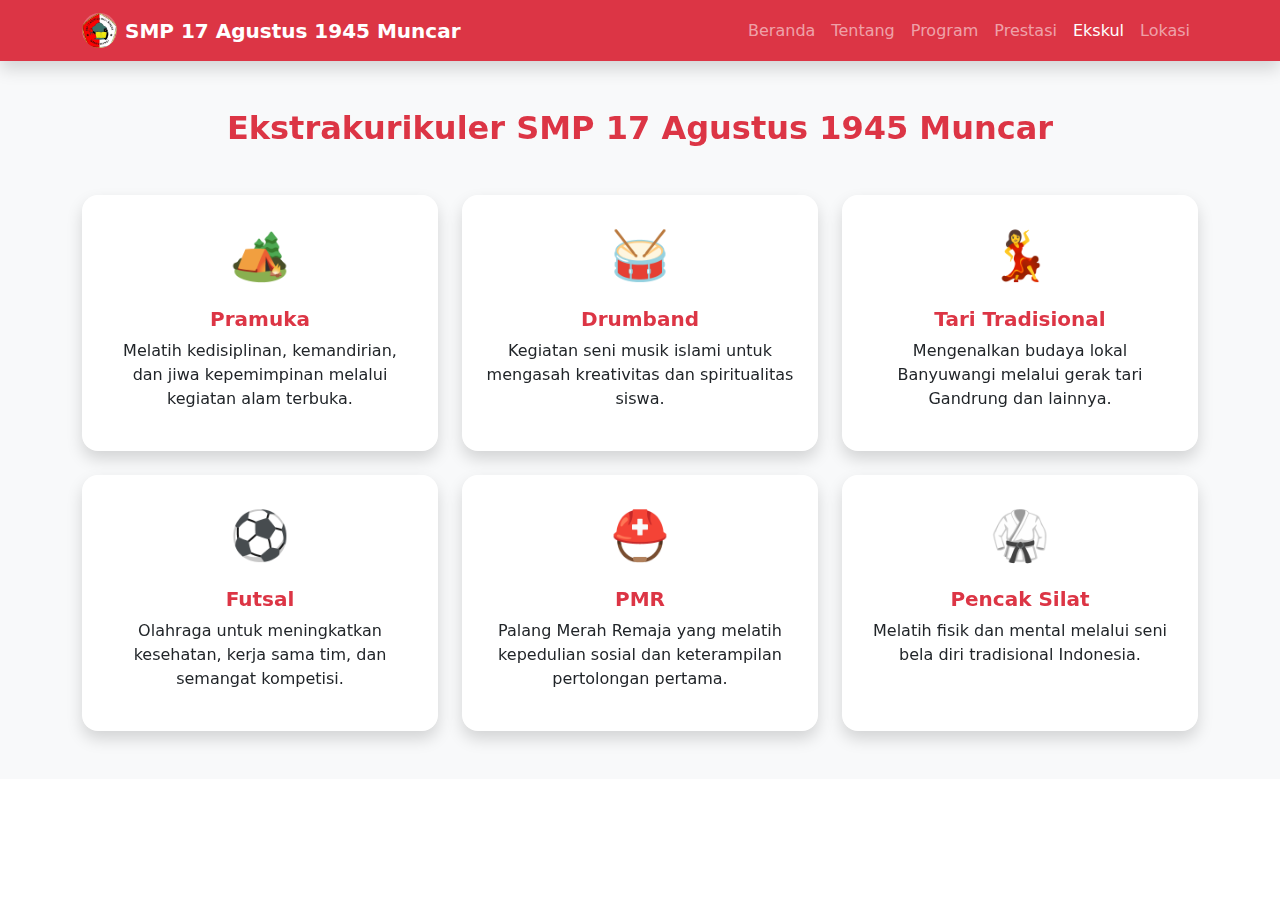
<file: eskul.html>
<!DOCTYPE html>
<html lang="id">
<head>
  <meta charset="UTF-8" />
  <meta name="viewport" content="width=device-width, initial-scale=1.0" />
  <title>Ekstrakurikuler SMP 17 Agustus 1945 Muncar</title>
  <link href="https://cdn.jsdelivr.net/npm/bootstrap@5.3.0/dist/css/bootstrap.min.css" rel="stylesheet" />
  <link href="https://unpkg.com/aos@2.3.1/dist/aos.css" rel="stylesheet">
  <style>
    .ekskul-icon {
      font-size: 3rem;
      color: #dc3545;
    }
  </style>
</head>
<body>

<!-- Navbar -->
<nav class="navbar navbar-expand-lg navbar-dark bg-danger shadow">
  <div class="container">
    <a class="navbar-brand fw-bold d-flex align-items-center gap-2" href="index.html">
      <img src="logosmp.png" alt="Logo" width="35" height="35" class="d-inline-block align-text-top rounded-circle">
      SMP 17 Agustus 1945 Muncar
    </a>
    <button class="navbar-toggler" type="button" data-bs-toggle="collapse" data-bs-target="#navbarNav">
      <span class="navbar-toggler-icon"></span>
    </button>
    <div class="collapse navbar-collapse justify-content-end" id="navbarNav">
      <ul class="navbar-nav">
        <li class="nav-item"><a class="nav-link" href="index.html">Beranda</a></li>
        <li class="nav-item"><a class="nav-link" href="index.html#tentang">Tentang</a></li>
        <li class="nav-item"><a class="nav-link" href="program.html">Program</a></li>
        <li class="nav-item"><a class="nav-link" href="prestasi.html">Prestasi</a></li>
        <li class="nav-item"><a class="nav-link active" href="#">Ekskul</a></li>
        <li class="nav-item"><a class="nav-link" href="lokasi.html">Lokasi</a></li>
      </ul>
    </div>
  </div>
</nav>

<!-- Ekskul Section -->
<section class="py-5 bg-light">
  <div class="container">
    <h2 class="text-center fw-bold text-danger mb-5" data-aos="zoom-in">Ekstrakurikuler SMP 17 Agustus 1945 Muncar</h2>

    <div class="row g-4">

      <!-- Pramuka -->
      <div class="col-md-4" data-aos="fade-up">
        <div class="card border-0 shadow rounded-4 h-100 text-center p-4">
          <div class="ekskul-icon mb-3">🏕️</div>
          <h5 class="fw-bold text-danger">Pramuka</h5>
          <p>Melatih kedisiplinan, kemandirian, dan jiwa kepemimpinan melalui kegiatan alam terbuka.</p>
        </div>
      </div>

      <!-- Hadrah -->
      <div class="col-md-4" data-aos="fade-up" data-aos-delay="100">
        <div class="card border-0 shadow rounded-4 h-100 text-center p-4">
          <div class="ekskul-icon mb-3">🥁</div>
          <h5 class="fw-bold text-danger">Drumband</h5>
          <p>Kegiatan seni musik islami untuk mengasah kreativitas dan spiritualitas siswa.</p>
        </div>
      </div>

      <!-- Tari Tradisional -->
      <div class="col-md-4" data-aos="fade-up" data-aos-delay="200">
        <div class="card border-0 shadow rounded-4 h-100 text-center p-4">
          <div class="ekskul-icon mb-3">💃</div>
          <h5 class="fw-bold text-danger">Tari Tradisional</h5>
          <p>Mengenalkan budaya lokal Banyuwangi melalui gerak tari Gandrung dan lainnya.</p>
        </div>
      </div>

      <!-- Futsal -->
      <div class="col-md-4" data-aos="fade-up" data-aos-delay="300">
        <div class="card border-0 shadow rounded-4 h-100 text-center p-4">
          <div class="ekskul-icon mb-3">⚽</div>
          <h5 class="fw-bold text-danger">Futsal</h5>
          <p>Olahraga untuk meningkatkan kesehatan, kerja sama tim, dan semangat kompetisi.</p>
        </div>
      </div>

      <!-- PMR -->
      <div class="col-md-4" data-aos="fade-up" data-aos-delay="400">
        <div class="card border-0 shadow rounded-4 h-100 text-center p-4">
          <div class="ekskul-icon mb-3">⛑️</div>
          <h5 class="fw-bold text-danger">PMR</h5>
          <p>Palang Merah Remaja yang melatih kepedulian sosial dan keterampilan pertolongan pertama.</p>
        </div>
      </div>

      <!-- Pencak Silat -->
      <div class="col-md-4" data-aos="fade-up" data-aos-delay="500">
        <div class="card border-0 shadow rounded-4 h-100 text-center p-4">
          <div class="ekskul-icon mb-3">🥋</div>
          <h5 class="fw-bold text-danger">Pencak Silat</h5>
          <p>Melatih fisik dan mental melalui seni bela diri tradisional Indonesia.</p>
        </div>
      </div>

    </div>
  </div>
</section>

<script src="https://cdn.jsdelivr.net/npm/bootstrap@5.3.0/dist/js/bootstrap.bundle.min.js"></script>
<script src="https://unpkg.com/aos@2.3.1/dist/aos.js"></script>
<script>
  AOS.init();
</script>
</body>
</html>
</file>
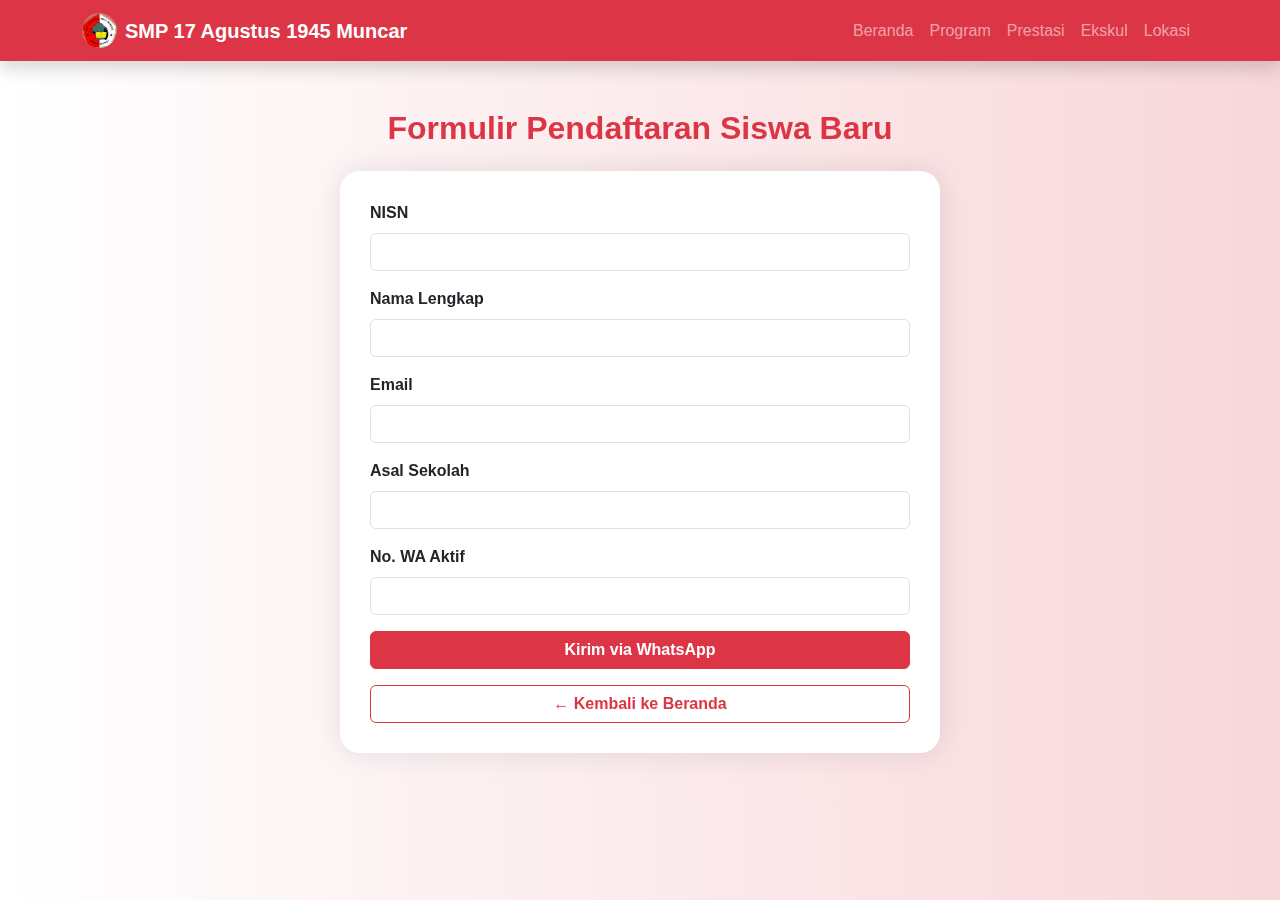
<file: formulir.html>
<!DOCTYPE html>
<html lang="id">
<head>
  <meta charset="UTF-8" />
  <meta name="viewport" content="width=device-width, initial-scale=1.0" />
  <title>Formulir Pendaftaran</title>
  <link href="https://cdn.jsdelivr.net/npm/bootstrap@5.3.0/dist/css/bootstrap.min.css" rel="stylesheet" />
  <link href="https://unpkg.com/aos@2.3.1/dist/aos.css" rel="stylesheet">
   <link rel="stylesheet" href="style.css">
</head>
<body>

<!-- Navbar -->
<nav class="navbar navbar-expand-lg navbar-dark bg-danger shadow">
  <div class="container">
    <a class="navbar-brand fw-bold d-flex align-items-center gap-2" href="index.html">
      <img src="logosmp.png" alt="Logo" width="35" height="35" class="d-inline-block align-text-top rounded-circle">
      SMP 17 Agustus 1945 Muncar
    </a>
    <div class="collapse navbar-collapse justify-content-end" id="navbarNav">
      <ul class="navbar-nav">
        <li class="nav-item"><a class="nav-link" href="index.html">Beranda</a></li>
        <li class="nav-item"><a class="nav-link" href="program.html">Program</a></li>
        <li class="nav-item"><a class="nav-link" href="prestasi.html">Prestasi</a></li>
        <li class="nav-item"><a class="nav-link" href="eskul.html">Ekskul</a></li>
        <li class="nav-item"><a class="nav-link" href="lokasi.html">Lokasi</a></li>
      </ul>
    </div>
  </div>
</nav>

<!-- Formulir Pendaftaran -->
<section class="py-5">
  <div class="container">
    <h2 class="text-center fw-bold text-danger mb-4" data-aos="zoom-in">Formulir Pendaftaran Siswa Baru</h2>

    <form id="pendaftaranForm" class="form-container" data-aos="fade-up">
      <div class="mb-3">
        <label for="nisn" class="form-label fw-semibold">NISN</label>
        <input type="text" class="form-control" id="nisn" required>
      </div>
      <div class="mb-3">
        <label for="nama" class="form-label fw-semibold">Nama Lengkap</label>
        <input type="text" class="form-control" id="nama" required>
      </div>
      <div class="mb-3">
        <label for="email" class="form-label fw-semibold">Email</label>
        <input type="email" class="form-control" id="email" required>
      </div>
      <div class="mb-3">
        <label for="asal" class="form-label fw-semibold">Asal Sekolah</label>
        <input type="text" class="form-control" id="asal" required>
      </div>
      <div class="mb-3">
        <label for="wa" class="form-label fw-semibold">No. WA Aktif</label>
        <input type="text" class="form-control" id="wa" required>
      </div>
      <button type="submit" class="btn btn-danger w-100 fw-bold">Kirim via WhatsApp</button>
      <a href="index.html" class="btn btn-outline-danger w-100 fw-bold mt-3">← Kembali ke Beranda</a>
    </form>
  </div>
</section>

<script src="https://cdn.jsdelivr.net/npm/bootstrap@5.3.0/dist/js/bootstrap.bundle.min.js"></script>
<script src="https://unpkg.com/aos@2.3.1/dist/aos.js"></script>
<script>
  AOS.init();

  document.getElementById("pendaftaranForm").addEventListener("submit", function(e){
    e.preventDefault();
    const nisn = document.getElementById("nisn").value;
    const nama = document.getElementById("nama").value;
    const email = document.getElementById("email").value;
    const asal = document.getElementById("asal").value;
    const wa = document.getElementById("wa").value;

    const pesan = `Halo Admin SMP 17 Agustus 1945 Muncar! Saya ingin mendaftar:\n\nNISN: ${nisn}\nNama: ${nama}\nEmail: ${email}\nAsal Sekolah: ${asal}\nWA: ${wa}`;

    const noAdmin = "081216386662"; // Ganti dengan nomor admin WA (tanpa 0 di depan)
    const url = `https://wa.me/${noAdmin}?text=${encodeURIComponent(pesan)}`;
    window.open(url, "_blank");
  });
</script>
</body>
</html>
</file>
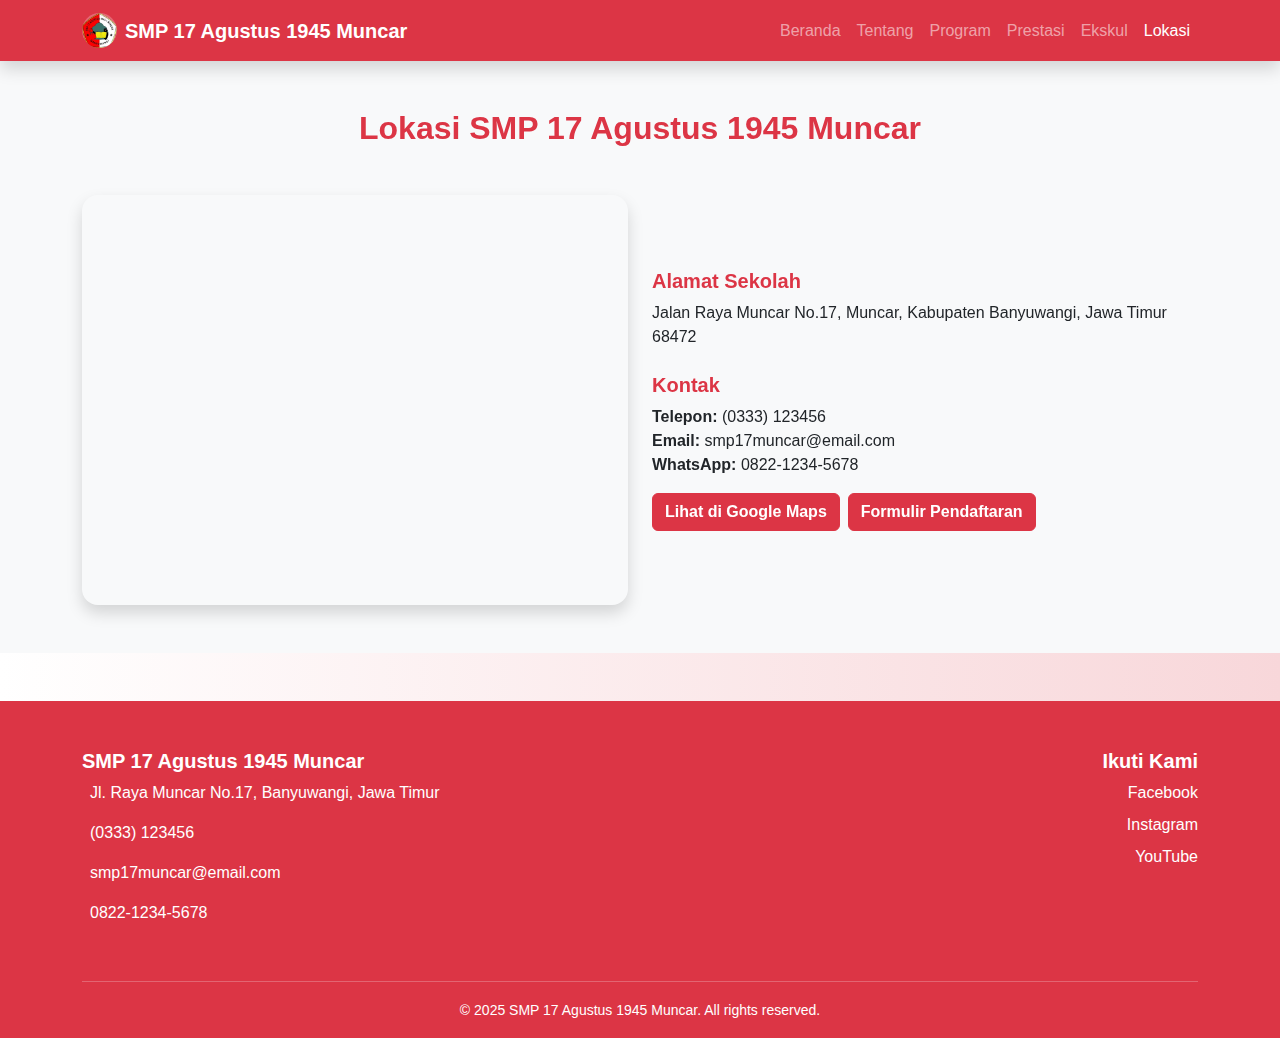
<file: lokasi.html>
<!DOCTYPE html>
<html lang="id">
<head>
  <meta charset="UTF-8" />
  <meta name="viewport" content="width=device-width, initial-scale=1.0" />
  <title>Lokasi SMP 17 Agustus 1945 Muncar</title>
  <link href="https://cdn.jsdelivr.net/npm/bootstrap@5.3.0/dist/css/bootstrap.min.css" rel="stylesheet" />
  <link href="https://unpkg.com/aos@2.3.1/dist/aos.css" rel="stylesheet">
  <link rel="stylesheet" href="style.css">
</head>
<body>

<!-- Navbar -->
<nav class="navbar navbar-expand-lg navbar-dark bg-danger shadow">
  <div class="container">
     <a class="navbar-brand fw-bold d-flex align-items-center gap-2" href="index.html">
      <img src="logosmp.png" alt="Logo" width="35" height="35" class="d-inline-block align-text-top rounded-circle">
      SMP 17 Agustus 1945 Muncar
    </a>
    <button class="navbar-toggler" type="button" data-bs-toggle="collapse" data-bs-target="#navbarNav">
      <span class="navbar-toggler-icon"></span>
    </button>
    <div class="collapse navbar-collapse justify-content-end" id="navbarNav">
      <ul class="navbar-nav">
        <li class="nav-item"><a class="nav-link" href="index.html">Beranda</a></li>
        <li class="nav-item"><a class="nav-link" href="index.html#tentang">Tentang</a></li>
        <li class="nav-item"><a class="nav-link" href="program.html">Program</a></li>
        <li class="nav-item"><a class="nav-link" href="prestasi.html">Prestasi</a></li>
        <li class="nav-item"><a class="nav-link" href="eskul.html">Ekskul</a></li>
        <li class="nav-item"><a class="nav-link active" href="#">Lokasi</a></li>
      </ul>
    </div>
  </div>
</nav>

<!-- Section Lokasi -->
<section class="py-5 bg-light">
  <div class="container">
    <h2 class="text-center fw-bold text-danger mb-5" data-aos="zoom-in">Lokasi SMP 17 Agustus 1945 Muncar</h2>

    <div class="row g-4">
      <!-- Google Maps -->
      <div class="col-md-6" data-aos="fade-right">
        <div class="ratio ratio-4x3 rounded-4 shadow">
          <iframe
            src="https://www.google.com/maps/embed?pb=!1m18!1m12!1m3!1d3949.769590527217!2d114.31944837417517!3d-8.123802881388752!2m3!1f0!2f0!3f0!3m2!1i1024!2i768!4f13.1!3m3!1m2!1s0x2dd14f9e4d6e2f8f%3A0x14869a97106389a4!2sSMP%2017%20Agustus%201945%20Muncar!5e0!3m2!1sid!2sid!4v1721954734821!5m2!1sid!2sid"
            width="100%" height="100%" style="border:0;" allowfullscreen="" loading="lazy"></iframe>
        </div>
      </div>

      <!-- Alamat & Kontak -->
      <div class="col-md-6 d-flex align-items-center" data-aos="fade-left">
        <div>
          <h5 class="fw-bold text-danger">Alamat Sekolah</h5>
          <p>Jalan Raya Muncar No.17, Muncar, Kabupaten Banyuwangi, Jawa Timur 68472</p>

          <h5 class="fw-bold text-danger mt-4">Kontak</h5>
          <ul class="list-unstyled">
            <li><strong>Telepon:</strong> (0333) 123456</li>
            <li><strong>Email:</strong> smp17muncar@email.com</li>
            <li><strong>WhatsApp:</strong> 0822-1234-5678</li>
          </ul>

          <div class="d-flex gap-2 flex-wrap mt-3">
  <a href="https://maps.app.goo.gl/SyGds9ek1JW5TVYz5" class="btn btn-danger fw-semibold" target="_blank">Lihat di Google Maps</a>
  <a href="formulir.html" class="btn btn-danger fw-semibold">Formulir Pendaftaran</a>
</div>

        </div>
      </div>
    </div>
  </div>
</section>

<footer class="bg-danger text-white pt-5 pb-3 mt-5">
  <div class="container">
    <div class="row">
      
      <!-- Info Sekolah (rata kiri di desktop) -->
      <div class="col-md-6 mb-4 text-start text-md-start">
        <h5 class="fw-bold">SMP 17 Agustus 1945 Muncar</h5>
        <p><i class="bi bi-geo-alt-fill me-2"></i>Jl. Raya Muncar No.17, Banyuwangi, Jawa Timur</p>
        <p><i class="bi bi-telephone-fill me-2"></i>(0333) 123456</p>
        <p><i class="bi bi-envelope-fill me-2"></i>smp17muncar@email.com</p>
        <p><i class="bi bi-whatsapp me-2"></i>0822-1234-5678</p>
      </div>

      <!-- Sosial Media (rata kanan di desktop) -->
     <div class="col-md-6 mb-4 text-start text-md-end">
        <h5 class="fw-bold">Ikuti Kami</h5>
        <a href="#" class="text-white text-decoration-none d-block mb-2"><i class="bi bi-facebook me-2"></i>Facebook</a>
        <a href="#" class="text-white text-decoration-none d-block mb-2"><i class="bi bi-instagram me-2"></i>Instagram</a>
        <a href="#" class="text-white text-decoration-none d-block"><i class="bi bi-youtube me-2"></i>YouTube</a>
      </div>

    </div>
    <hr class="border-light" />
    <div class="text-center">
      <small>© 2025 SMP 17 Agustus 1945 Muncar. All rights reserved.</small>
    </div>
  </div>
</footer>




<script src="https://cdn.jsdelivr.net/npm/bootstrap@5.3.0/dist/js/bootstrap.bundle.min.js"></script>
<script src="https://unpkg.com/aos@2.3.1/dist/aos.js"></script>
<script>
  AOS.init();
</script>
</body>
</html>
</file>
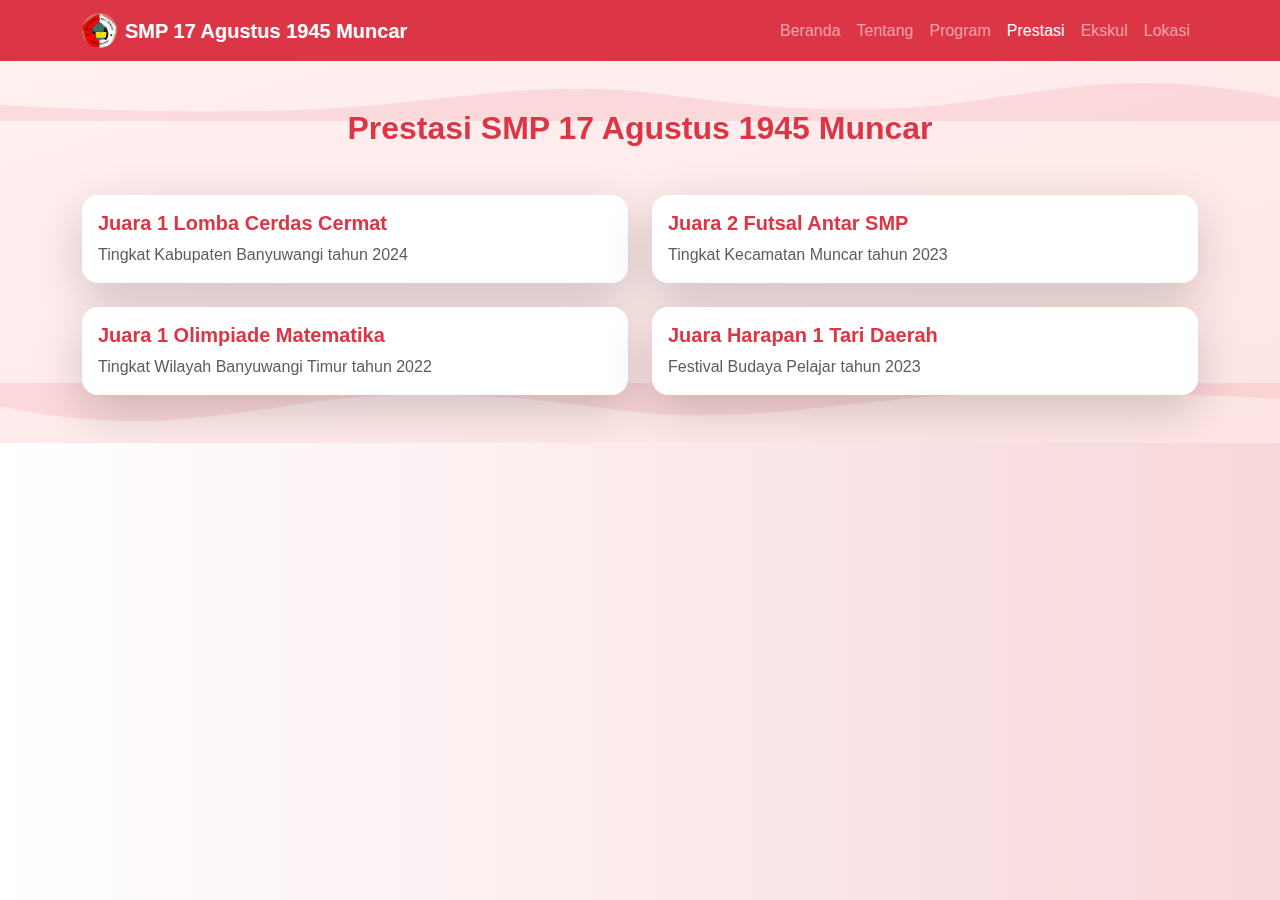
<file: prestasi.html>
<!DOCTYPE html>
<html lang="id">
<head>
  <meta charset="UTF-8" />
  <meta name="viewport" content="width=device-width, initial-scale=1.0" />
  <title>Prestasi SMP 17 Agustus 1945 Muncar</title>
  <link href="https://cdn.jsdelivr.net/npm/bootstrap@5.3.0/dist/css/bootstrap.min.css" rel="stylesheet" />
  <link href="https://unpkg.com/aos@2.3.1/dist/aos.css" rel="stylesheet">
  <link rel="stylesheet" href="style.css">
</head>
<body>

<!-- Navbar -->
<nav class="navbar navbar-expand-lg navbar-dark bg-danger shadow">
  <div class="container">
     <a class="navbar-brand fw-bold d-flex align-items-center gap-2" href="index.html">
      <img src="logosmp.png" alt="Logo" width="35" height="35" class="d-inline-block align-text-top rounded-circle">
      SMP 17 Agustus 1945 Muncar
    </a>
    <button class="navbar-toggler" type="button" data-bs-toggle="collapse" data-bs-target="#navbarNav">
      <span class="navbar-toggler-icon"></span>
    </button>
    <div class="collapse navbar-collapse justify-content-end" id="navbarNav">
      <ul class="navbar-nav">
        <li class="nav-item"><a class="nav-link" href="index.html">Beranda</a></li>
        <li class="nav-item"><a class="nav-link" href="index.html#tentang">Tentang</a></li>
        <li class="nav-item"><a class="nav-link" href="program.html">Program</a></li>
        <li class="nav-item"><a class="nav-link active" href="#">Prestasi</a></li>
        <li class="nav-item"><a class="nav-link" href="eskul.html">Ekskul</a></li>
        <li class="nav-item"><a class="nav-link" href="lokasi.html">Lokasi</a></li>
      </ul>
    </div>
  </div>
</nav>

<!-- Section Prestasi -->
<section class="py-5 text-dark position-relative" style="background: linear-gradient(to bottom right, #fff0f0, #ffe5e5); overflow: hidden;">
  <div class="container position-relative z-1">
    <h2 class="text-center fw-bold text-danger mb-5" data-aos="zoom-in">Prestasi SMP 17 Agustus 1945 Muncar</h2>

    <div class="row g-4">
      <div class="col-md-6" data-aos="fade-up">
        <div class="card border-0 shadow-lg rounded-4 p-3 h-100 bg-white">
          <h5 class="fw-bold text-danger">Juara 1 Lomba Cerdas Cermat</h5>
          <p class="text-muted mb-0">Tingkat Kabupaten Banyuwangi tahun 2024</p>
        </div>
      </div>

      <div class="col-md-6" data-aos="fade-up" data-aos-delay="100">
        <div class="card border-0 shadow-lg rounded-4 p-3 h-100 bg-white">
          <h5 class="fw-bold text-danger">Juara 2 Futsal Antar SMP</h5>
          <p class="text-muted mb-0">Tingkat Kecamatan Muncar tahun 2023</p>
        </div>
      </div>

      <div class="col-md-6" data-aos="fade-up" data-aos-delay="200">
        <div class="card border-0 shadow-lg rounded-4 p-3 h-100 bg-white">
          <h5 class="fw-bold text-danger">Juara 1 Olimpiade Matematika</h5>
          <p class="text-muted mb-0">Tingkat Wilayah Banyuwangi Timur tahun 2022</p>
        </div>
      </div>

      <div class="col-md-6" data-aos="fade-up" data-aos-delay="300">
        <div class="card border-0 shadow-lg rounded-4 p-3 h-100 bg-white">
          <h5 class="fw-bold text-danger">Juara Harapan 1 Tari Daerah</h5>
          <p class="text-muted mb-0">Festival Budaya Pelajar tahun 2023</p>
        </div>
      </div>
    </div>
  </div>

  <!-- SVG Wave Atas -->
  <svg class="position-absolute top-0 start-0 w-100" height="60" viewBox="0 0 1200 120" preserveAspectRatio="none" style="transform: rotate(180deg); z-index: 0;">
    <path d="M0,0V46.29c47.41,22,104.05,34.82,158,28,70.44-8.84,136.28-44.66,207-49.8C482,17,544.74,47.8,607,60c95.5,18.7,189-23.85,285-35.49C1014.58,12.6,1112.69,22.1,1200,32V0Z" opacity=".1" fill="#dc3545"></path>
  </svg>

  <!-- SVG Wave Bawah -->
  <svg class="position-absolute bottom-0 start-0 w-100" height="60" viewBox="0 0 1200 120" preserveAspectRatio="none" style="z-index: 0;">
    <path d="M0,0V46.29c47.41,22,104.05,34.82,158,28,70.44-8.84,136.28-44.66,207-49.8C482,17,544.74,47.8,607,60c95.5,18.7,189-23.85,285-35.49C1014.58,12.6,1112.69,22.1,1200,32V0Z" opacity=".1" fill="#dc3545"></path>
  </svg>
</section>





<script src="https://cdn.jsdelivr.net/npm/bootstrap@5.3.0/dist/js/bootstrap.bundle.min.js"></script>
<script src="https://unpkg.com/aos@2.3.1/dist/aos.js"></script>
<script>
  AOS.init();
</script>
</body>
</html>
</file>
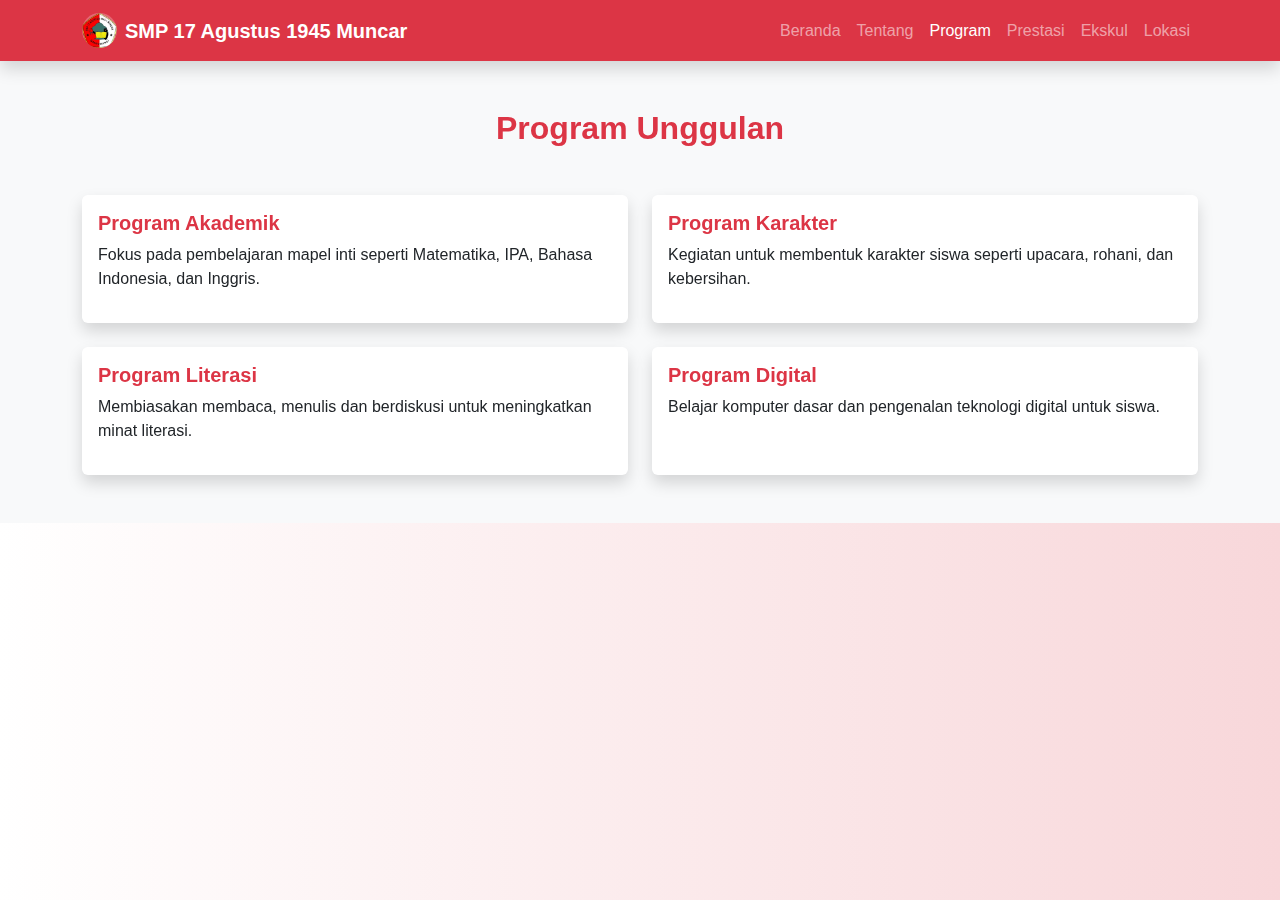
<file: program.html>
<!DOCTYPE html>
<html lang="id">
<head>
  <meta charset="UTF-8">
  <meta name="viewport" content="width=device-width, initial-scale=1.0">
  <title>Program Unggulan</title>
  <link href="https://cdn.jsdelivr.net/npm/bootstrap@5.3.0/dist/css/bootstrap.min.css" rel="stylesheet">
  <link href="https://unpkg.com/aos@2.3.1/dist/aos.css" rel="stylesheet">
  <link rel="stylesheet" href="style.css">
</head>
<body>

<!-- Navbar -->
<nav class="navbar navbar-expand-lg navbar-dark bg-danger shadow">
  <div class="container">
    <a class="navbar-brand fw-bold d-flex align-items-center gap-2" href="index.html">
      <img src="logosmp.png" alt="Logo" width="35" height="35" class="d-inline-block align-text-top rounded-circle">
      SMP 17 Agustus 1945 Muncar
    </a>
    <button class="navbar-toggler" type="button" data-bs-toggle="collapse" data-bs-target="#navbarNav">
      <span class="navbar-toggler-icon"></span>
    </button>
    <div class="collapse navbar-collapse justify-content-end" id="navbarNav">
      <ul class="navbar-nav">
        <li class="nav-item"><a class="nav-link" href="index.html">Beranda</a></li>
        <li class="nav-item"><a class="nav-link" href="index.html#tentang">Tentang</a></li>
        <li class="nav-item"><a class="nav-link active" href="#">Program</a></li>
        <li class="nav-item"><a class="nav-link" href="prestasi.html">Prestasi</a></li>
        <li class="nav-item"><a class="nav-link" href="eskul.html">Ekskul</a></li>
        <li class="nav-item"><a class="nav-link" href="lokasi.html">Lokasi</a></li>
      </ul>
    </div>
  </div>
</nav>

<section class="py-5 bg-light">
  <div class="container">
    <h2 class="text-center text-danger fw-bold mb-5" data-aos="zoom-in">Program Unggulan</h2>

    <div class="row g-4">
      <div class="col-md-6">
        <div class="card shadow border-0 p-3 h-100" data-aos="fade-up">
          <h5 class="fw-bold text-danger">Program Akademik</h5>
          <p>Fokus pada pembelajaran mapel inti seperti Matematika, IPA, Bahasa Indonesia, dan Inggris.</p>
        </div>
      </div>
      <div class="col-md-6">
        <div class="card shadow border-0 p-3 h-100" data-aos="fade-up" data-aos-delay="100">
          <h5 class="fw-bold text-danger">Program Karakter</h5>
          <p>Kegiatan untuk membentuk karakter siswa seperti upacara, rohani, dan kebersihan.</p>
        </div>
      </div>
      <div class="col-md-6">
        <div class="card shadow border-0 p-3 h-100" data-aos="fade-up" data-aos-delay="200">
          <h5 class="fw-bold text-danger">Program Literasi</h5>
          <p>Membiasakan membaca, menulis dan berdiskusi untuk meningkatkan minat literasi.</p>
        </div>
      </div>
      <div class="col-md-6">
        <div class="card shadow border-0 p-3 h-100" data-aos="fade-up" data-aos-delay="300">
          <h5 class="fw-bold text-danger">Program Digital</h5>
          <p>Belajar komputer dasar dan pengenalan teknologi digital untuk siswa.</p>
        </div>
      </div>
    </div>
  </div>
</section>

<script src="https://cdn.jsdelivr.net/npm/bootstrap@5.3.0/dist/js/bootstrap.bundle.min.js"></script>
<script src="https://unpkg.com/aos@2.3.1/dist/aos.js"></script>
<script>
  AOS.init();
</script>
</body>
</html>
</file>
<file: style.css>
body {
      font-family: 'Segoe UI', sans-serif;
    }
    .hero-section {
      background: url('smp-background.jpg') center/cover no-repeat;
      height: 100vh;
      position: relative;
      color: white;
    }
    .hero-overlay {
      background-color: rgba(0, 0, 0, 0.5);
      position: absolute;
      top: 0; left: 0;
      width: 100%; height: 100%;
    }
    .hero-content {
      position: relative;
      z-index: 2;
    }
    @media(max-width: 576px) {
      .navbar-brand {
        font-size: small;
      }
    }
.ekskul-icon {
      font-size: 3rem;
      color: #dc3545;
    }

 body {
      font-family: 'Segoe UI', sans-serif;
      background: linear-gradient(to right, #fff, #f8d7da);
    }
    .form-container {
      max-width: 600px;
      margin: auto;
      background-color: white;
      padding: 30px;
      border-radius: 20px;
      box-shadow: 0 0 30px rgba(0,0,0,0.1);
    }

    .gallery-img {
    transition: transform 0.3s ease;
    cursor: pointer;
  }
  .gallery-img:hover {
    transform: scale(1.05);
  }

  .hover-shadow:hover {
  transform: translateY(-6px);
  box-shadow: 0 10px 20px rgba(0,0,0,0.1);
  transition: all 0.3s ease;
}

.card:hover {
  transform: translateY(-5px);
  transition: all 0.3s ease;
  box-shadow: 0 10px 20px rgba(0,0,0,0.15);
}

.ekskul-card:hover {
  transform: translateY(-5px);
  transition: all 0.3s ease-in-out;
  box-shadow: 0 10px 20px rgba(0,0,0,0.1);
}

.ekskul-icon {
  font-size: 3rem;
  filter: drop-shadow(0 0 5px rgba(220, 53, 69, 0.4));
}
</file>
